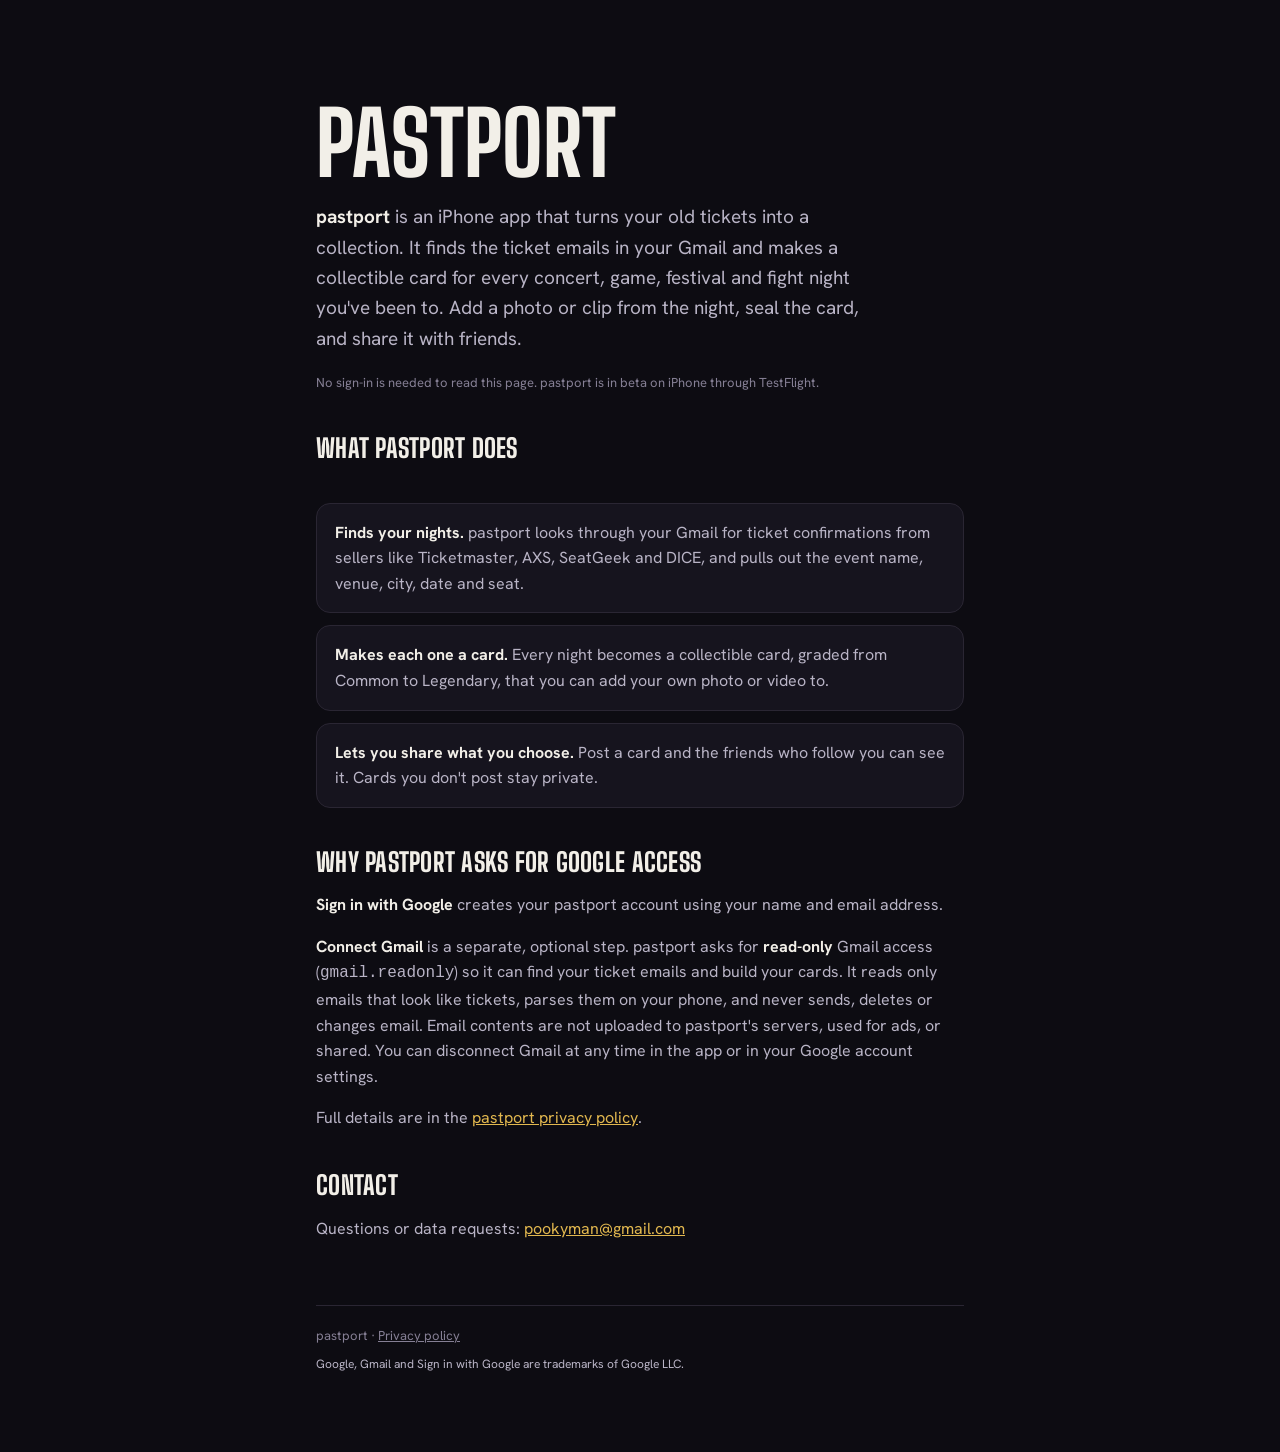
<file: index.html>
<!doctype html>
<html lang="en">
<head>
<meta charset="utf-8">
<meta name="viewport" content="width=device-width,initial-scale=1">
<title>pastport – keep every ticket</title>
<meta name="description" content="pastport is an iPhone app that turns the ticket emails in your Gmail into collectible cards for every concert, game, festival and show you've been to.">
<link rel="preconnect" href="https://fonts.googleapis.com">
<link href="https://fonts.googleapis.com/css2?family=Big+Shoulders+Display:wght@800&family=Hanken+Grotesk:wght@400;600&display=swap" rel="stylesheet">
<link rel="stylesheet" href="style.css">
</head>
<body>
<main class="wrap">
  <h1>pastport</h1>
  <p class="lede"><strong>pastport</strong> is an iPhone app that turns your old tickets into a collection. It finds the ticket emails in your Gmail and makes a collectible card for every concert, game, festival and fight night you've been to. Add a photo or clip from the night, seal the card, and share it with friends.</p>
  <p class="small">No sign-in is needed to read this page. pastport is in beta on iPhone through TestFlight.</p>

  <h2>What pastport does</h2>
  <ul class="steps">
    <li><strong>Finds your nights.</strong> pastport looks through your Gmail for ticket confirmations from sellers like Ticketmaster, AXS, SeatGeek and DICE, and pulls out the event name, venue, city, date and seat.</li>
    <li><strong>Makes each one a card.</strong> Every night becomes a collectible card, graded from Common to Legendary, that you can add your own photo or video to.</li>
    <li><strong>Lets you share what you choose.</strong> Post a card and the friends who follow you can see it. Cards you don't post stay private.</li>
  </ul>

  <h2>Why pastport asks for Google access</h2>
  <p><strong>Sign in with Google</strong> creates your pastport account using your name and email address.</p>
  <p><strong>Connect Gmail</strong> is a separate, optional step. pastport asks for <strong>read-only</strong> Gmail access (<code>gmail.readonly</code>) so it can find your ticket emails and build your cards. It reads only emails that look like tickets, parses them on your phone, and never sends, deletes or changes email. Email contents are not uploaded to pastport's servers, used for ads, or shared. You can disconnect Gmail at any time in the app or in your Google account settings.</p>
  <p>Full details are in the <a href="privacy/">pastport privacy policy</a>.</p>

  <h2>Contact</h2>
  <p>Questions or data requests: <a href="mailto:pookyman@gmail.com">pookyman@gmail.com</a></p>

  <footer>pastport · <a href="privacy/">Privacy policy</a>
  <p class="legal">Google, Gmail and Sign in with Google are trademarks of Google LLC.</p></footer>
</main>
</body>
</html>
</file>
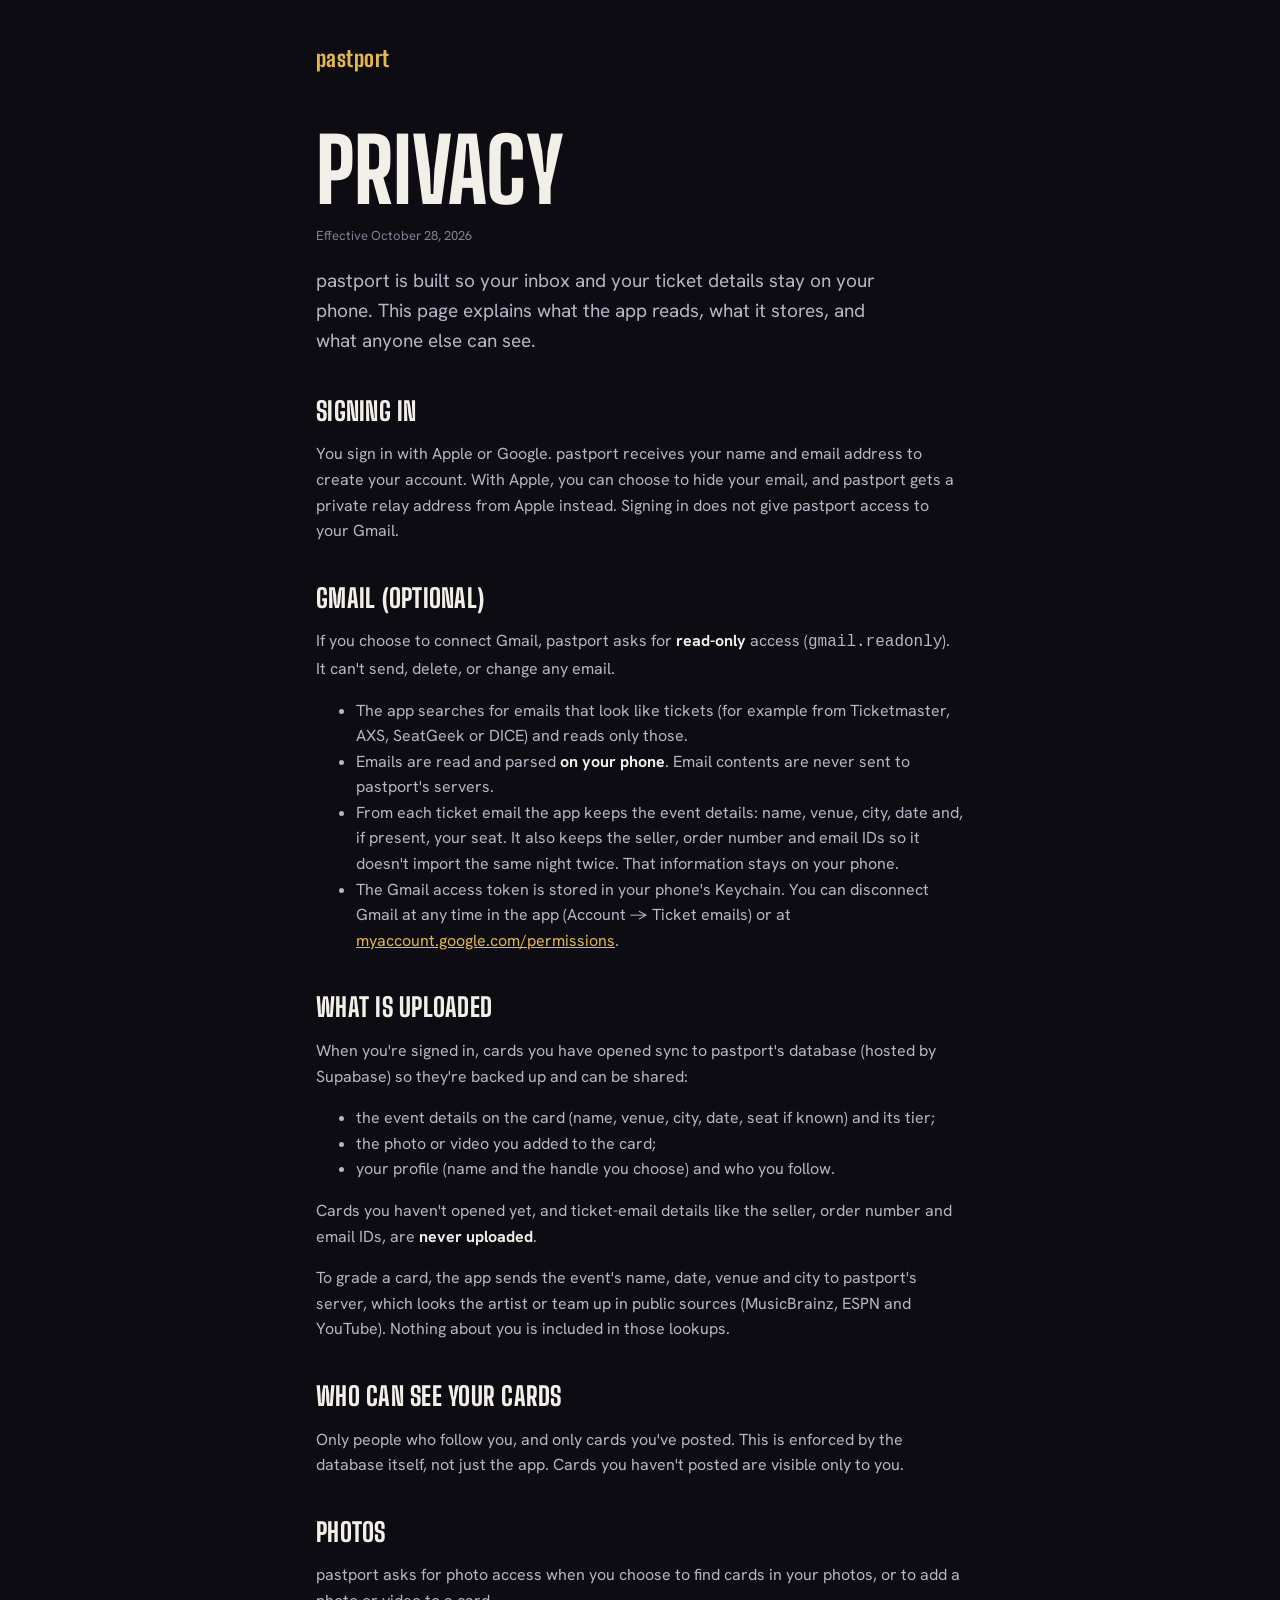
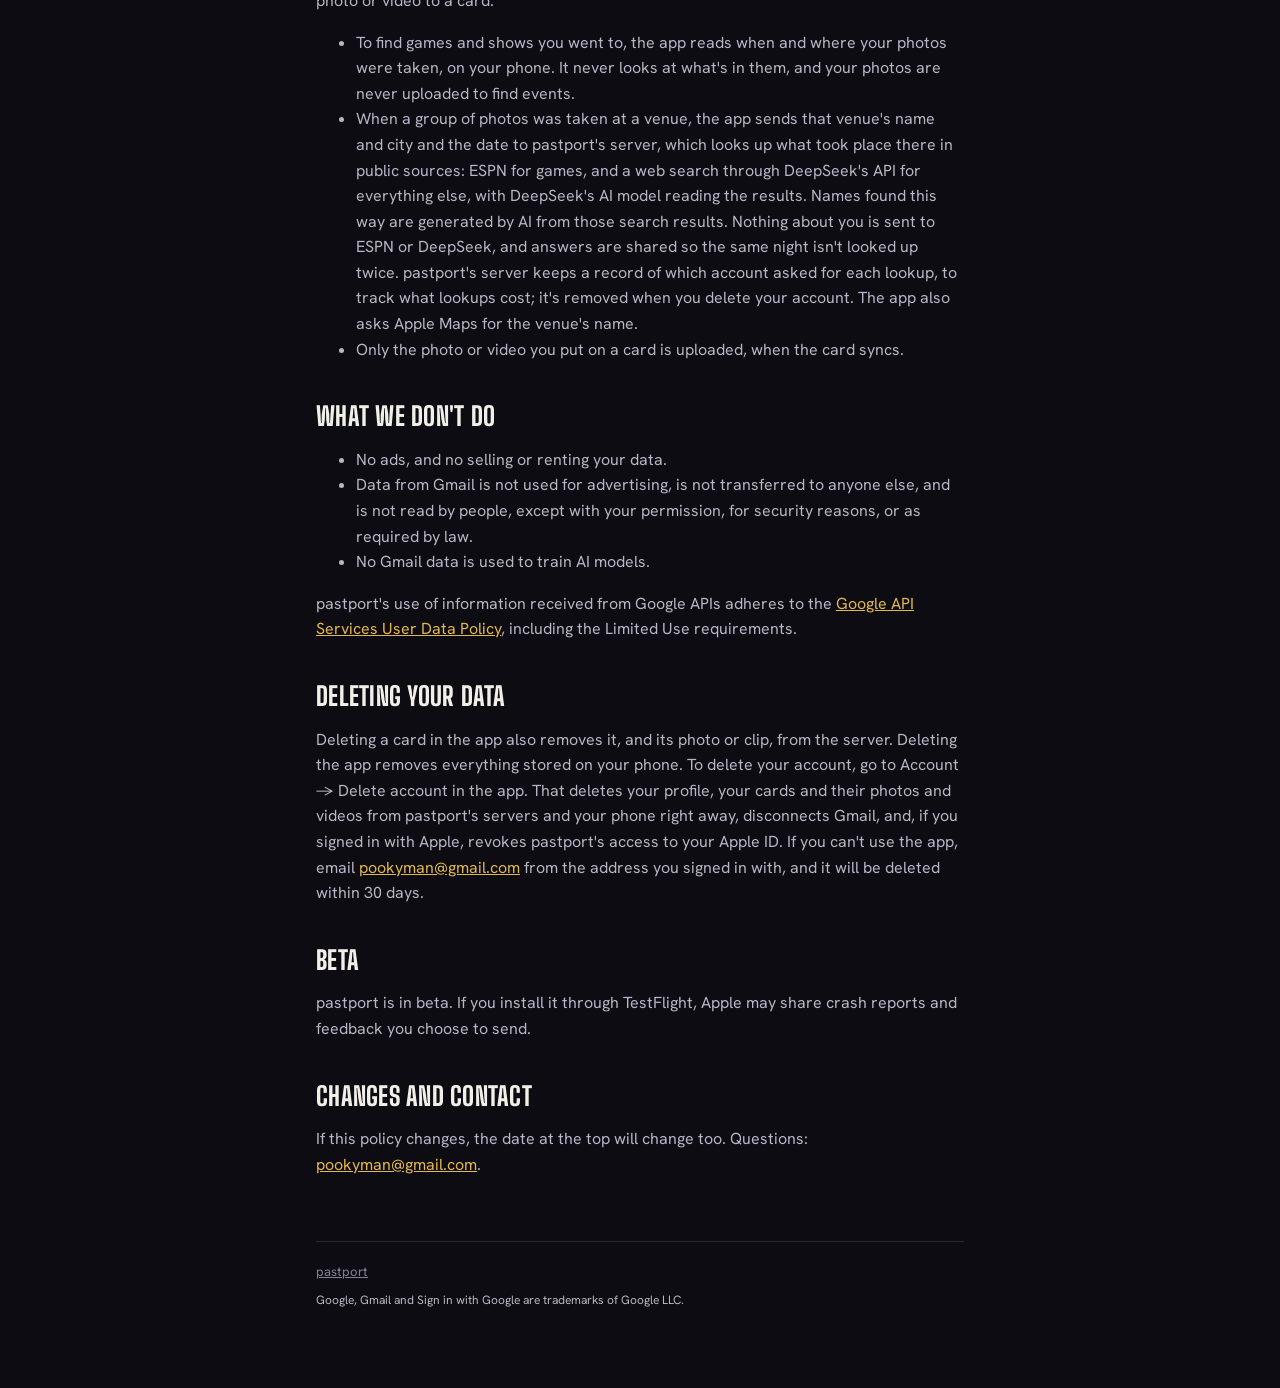
<file: privacy/index.html>
<!doctype html>
<html lang="en">
<head>
<meta charset="utf-8">
<meta name="viewport" content="width=device-width,initial-scale=1">
<title>Privacy · pastport</title>
<link rel="preconnect" href="https://fonts.googleapis.com">
<link href="https://fonts.googleapis.com/css2?family=Big+Shoulders+Display:wght@800&family=Hanken+Grotesk:wght@400;600&display=swap" rel="stylesheet">
<link rel="stylesheet" href="../style.css">
</head>
<body>
<main class="wrap">
  <a class="mark" href="../">pastport</a>
  <h1>Privacy</h1>
  <p class="small">Effective October 28, 2026</p>
  <p class="lede">pastport is built so your inbox and your ticket details stay on your phone. This page explains what the app reads, what it stores, and what anyone else can see.</p>

  <h2>Signing in</h2>
  <p>You sign in with Apple or Google. pastport receives your name and email address to create your account. With Apple, you can choose to hide your email, and pastport gets a private relay address from Apple instead. Signing in does not give pastport access to your Gmail.</p>

  <h2>Gmail (optional)</h2>
  <p>If you choose to connect Gmail, pastport asks for <strong>read-only</strong> access (<code>gmail.readonly</code>). It can't send, delete, or change any email.</p>
  <ul>
    <li>The app searches for emails that look like tickets (for example from Ticketmaster, AXS, SeatGeek or DICE) and reads only those.</li>
    <li>Emails are read and parsed <strong>on your phone</strong>. Email contents are never sent to pastport's servers.</li>
    <li>From each ticket email the app keeps the event details: name, venue, city, date and, if present, your seat. It also keeps the seller, order number and email IDs so it doesn't import the same night twice. That information stays on your phone.</li>
    <li>The Gmail access token is stored in your phone's Keychain. You can disconnect Gmail at any time in the app (Account → Ticket emails) or at <a href="https://myaccount.google.com/permissions">myaccount.google.com/permissions</a>.</li>
  </ul>

  <h2>What is uploaded</h2>
  <p>When you're signed in, cards you have opened sync to pastport's database (hosted by Supabase) so they're backed up and can be shared:</p>
  <ul>
    <li>the event details on the card (name, venue, city, date, seat if known) and its tier;</li>
    <li>the photo or video you added to the card;</li>
    <li>your profile (name and the handle you choose) and who you follow.</li>
  </ul>
  <p>Cards you haven't opened yet, and ticket-email details like the seller, order number and email IDs, are <strong>never uploaded</strong>.</p>
  <p>To grade a card, the app sends the event's name, date, venue and city to pastport's server, which looks the artist or team up in public sources (MusicBrainz, ESPN and YouTube). Nothing about you is included in those lookups.</p>

  <h2>Who can see your cards</h2>
  <p>Only people who follow you, and only cards you've posted. This is enforced by the database itself, not just the app. Cards you haven't posted are visible only to you.</p>

  <h2>Photos</h2>
  <p>pastport asks for photo access when you choose to find cards in your photos, or to add a photo or video to a card.</p>
  <ul>
    <li>To find games and shows you went to, the app reads when and where your photos were taken, on your phone. It never looks at what's in them, and your photos are never uploaded to find events.</li>
    <li>When a group of photos was taken at a venue, the app sends that venue's name and city and the date to pastport's server, which looks up what took place there in public sources: ESPN for games, and a web search through DeepSeek's API for everything else, with DeepSeek's AI model reading the results. Names found this way are generated by AI from those search results. Nothing about you is sent to ESPN or DeepSeek, and answers are shared so the same night isn't looked up twice. pastport's server keeps a record of which account asked for each lookup, to track what lookups cost; it's removed when you delete your account. The app also asks Apple Maps for the venue's name.</li>
    <li>Only the photo or video you put on a card is uploaded, when the card syncs.</li>
  </ul>

  <h2>What we don't do</h2>
  <ul>
    <li>No ads, and no selling or renting your data.</li>
    <li>Data from Gmail is not used for advertising, is not transferred to anyone else, and is not read by people, except with your permission, for security reasons, or as required by law.</li>
    <li>No Gmail data is used to train AI models.</li>
  </ul>
  <p>pastport's use of information received from Google APIs adheres to the <a href="https://developers.google.com/terms/api-services-user-data-policy">Google API Services User Data Policy</a>, including the Limited Use requirements.</p>

  <h2>Deleting your data</h2>
  <p>Deleting a card in the app also removes it, and its photo or clip, from the server. Deleting the app removes everything stored on your phone. To delete your account, go to Account → Delete account in the app. That deletes your profile, your cards and their photos and videos from pastport's servers and your phone right away, disconnects Gmail, and, if you signed in with Apple, revokes pastport's access to your Apple ID. If you can't use the app, email <a href="mailto:pookyman@gmail.com">pookyman@gmail.com</a> from the address you signed in with, and it will be deleted within 30 days.</p>

  <h2>Beta</h2>
  <p>pastport is in beta. If you install it through TestFlight, Apple may share crash reports and feedback you choose to send.</p>

  <h2>Changes and contact</h2>
  <p>If this policy changes, the date at the top will change too. Questions: <a href="mailto:pookyman@gmail.com">pookyman@gmail.com</a>.</p>

  <footer><a href="../">pastport</a>
  <p class="legal">Google, Gmail and Sign in with Google are trademarks of Google LLC.</p></footer>
</main>
</body>
</html>
</file>
<file: style.css>
:root{--bg:#0d0c12;--card:#16141e;--text:#f2efe8;--soft:#b9b4c6;--muted:#857f94;--gold:#e2b84f;--line:#2a2633}
*{box-sizing:border-box}
html{-webkit-text-size-adjust:100%}
body{margin:0;background:var(--bg);color:var(--text);font:16px/1.6 "Hanken Grotesk",system-ui,sans-serif}
a{color:var(--gold)}
.wrap{max-width:680px;margin:0 auto;padding:48px 16px 80px}
.mark{font:800 22px/1 "Big Shoulders Display",sans-serif;letter-spacing:.02em;color:var(--gold);text-decoration:none}
h1{font:800 clamp(52px,14vw,88px)/.9 "Big Shoulders Display",sans-serif;text-transform:uppercase;margin:56px 0 16px}
h2{font:800 26px/1.1 "Big Shoulders Display",sans-serif;text-transform:uppercase;letter-spacing:.01em;margin:40px 0 8px}
p,li{color:var(--soft)}
strong{color:var(--text)}
.lede{font-size:19px;color:var(--soft);max-width:30em}
.pill{display:inline-block;margin-top:24px;padding:12px 22px;border:1.5px solid var(--gold);border-radius:999px;color:var(--gold);text-decoration:none;font-weight:600}
.steps{display:grid;gap:12px;margin:40px 0 0;padding:0;list-style:none}
.steps li{background:var(--card);border:1px solid var(--line);border-radius:14px;padding:16px 18px}
.small{font-size:13px;color:var(--muted)}
footer{margin-top:64px;padding-top:20px;border-top:1px solid var(--line);font-size:13px;color:var(--muted)}
footer a{color:var(--muted)}
footer .legal{margin:8px 0 0;font-size:12px}
</file>
